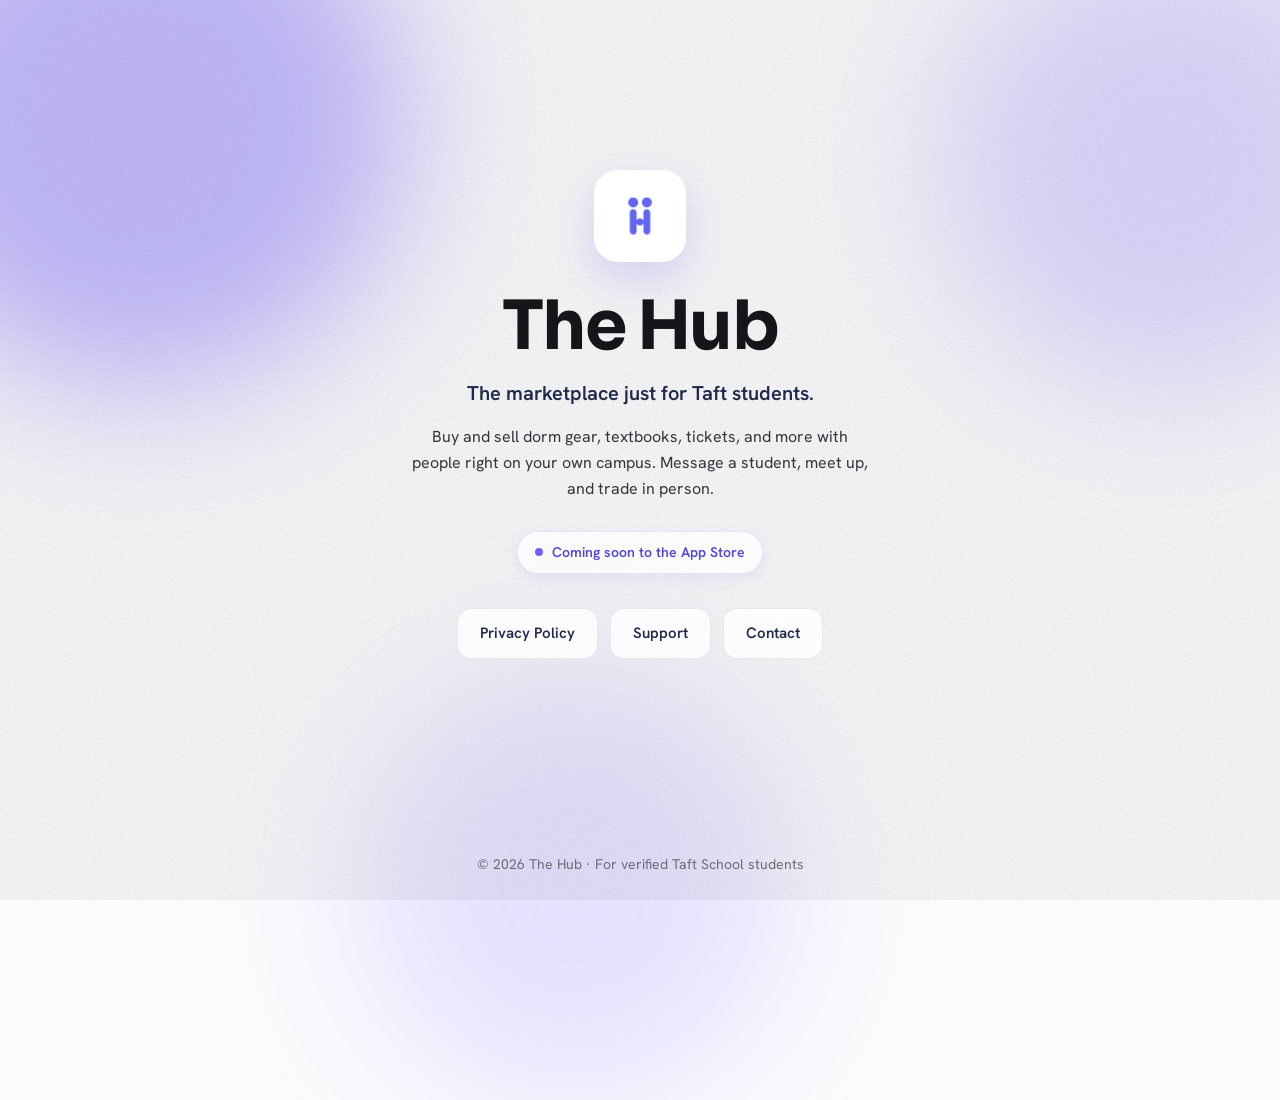
<file: index.html>
<!DOCTYPE html>
<html lang="en">
<head>
  <meta charset="utf-8">
  <meta name="viewport" content="width=device-width, initial-scale=1">
  <title>The Hub — the Taft student marketplace</title>
  <meta name="description" content="The Hub is the marketplace just for Taft School students. Buy and sell dorm gear, textbooks, and tickets with people right on your own campus.">
  <meta name="theme-color" content="#6C63F4">
  <meta property="og:type" content="website">
  <meta property="og:site_name" content="The Hub">
  <meta property="og:title" content="The Hub — the Taft student marketplace">
  <meta property="og:description" content="Buy and sell with people right on your own campus. Coming soon to the App Store.">
  <meta property="og:url" content="https://tafthub.com/">
  <meta property="og:image" content="https://tafthub.com/logo.png">
  <meta name="twitter:card" content="summary">
  <link rel="icon" href="data:image/svg+xml,%3Csvg xmlns='http://www.w3.org/2000/svg' viewBox='0 0 32 32'%3E%3Crect width='32' height='32' rx='8' fill='%236C63F4'/%3E%3Ctext x='16' y='23' font-family='system-ui,sans-serif' font-size='20' font-weight='800' fill='white' text-anchor='middle'%3EH%3C/text%3E%3C/svg%3E">
  <link rel="preconnect" href="https://fonts.googleapis.com">
  <link rel="preconnect" href="https://fonts.gstatic.com" crossorigin>
  <link href="https://fonts.googleapis.com/css2?family=Hanken+Grotesk:wght@400;500;600;700&family=Sora:wght@600;700;800&display=swap" rel="stylesheet">
  <link rel="stylesheet" href="/styles.css">
</head>
<body class="landing">
  <div class="aurora" aria-hidden="true">
    <span class="o1"></span><span class="o2"></span><span class="o3"></span>
  </div>

  <main class="hero">
    <div class="badge-wrap reveal" style="--d:.05s">
      <div class="badge"><img src="/logo.png" alt="The Hub logo" width="62" height="62"></div>
    </div>
    <h1 class="reveal" style="--d:.14s">The Hub</h1>
    <p class="tagline reveal" style="--d:.22s">The marketplace just for Taft students.</p>
    <p class="sub reveal" style="--d:.30s">Buy and sell dorm gear, textbooks, tickets, and more with people right on your own campus. Message a student, meet up, and trade in person.</p>
    <span class="pill reveal" style="--d:.38s"><span class="dot" aria-hidden="true"></span>Coming soon to the App Store</span>
    <nav class="links reveal" style="--d:.46s" aria-label="Site">
      <a href="/privacy.html">Privacy Policy</a>
      <a href="/support.html">Support</a>
      <a href="mailto:support@tafthub.com">Contact</a>
    </nav>
  </main>

  <footer class="landing-foot reveal" style="--d:.54s">© 2026 The Hub · For verified Taft School students</footer>
</body>
</html>
</file>
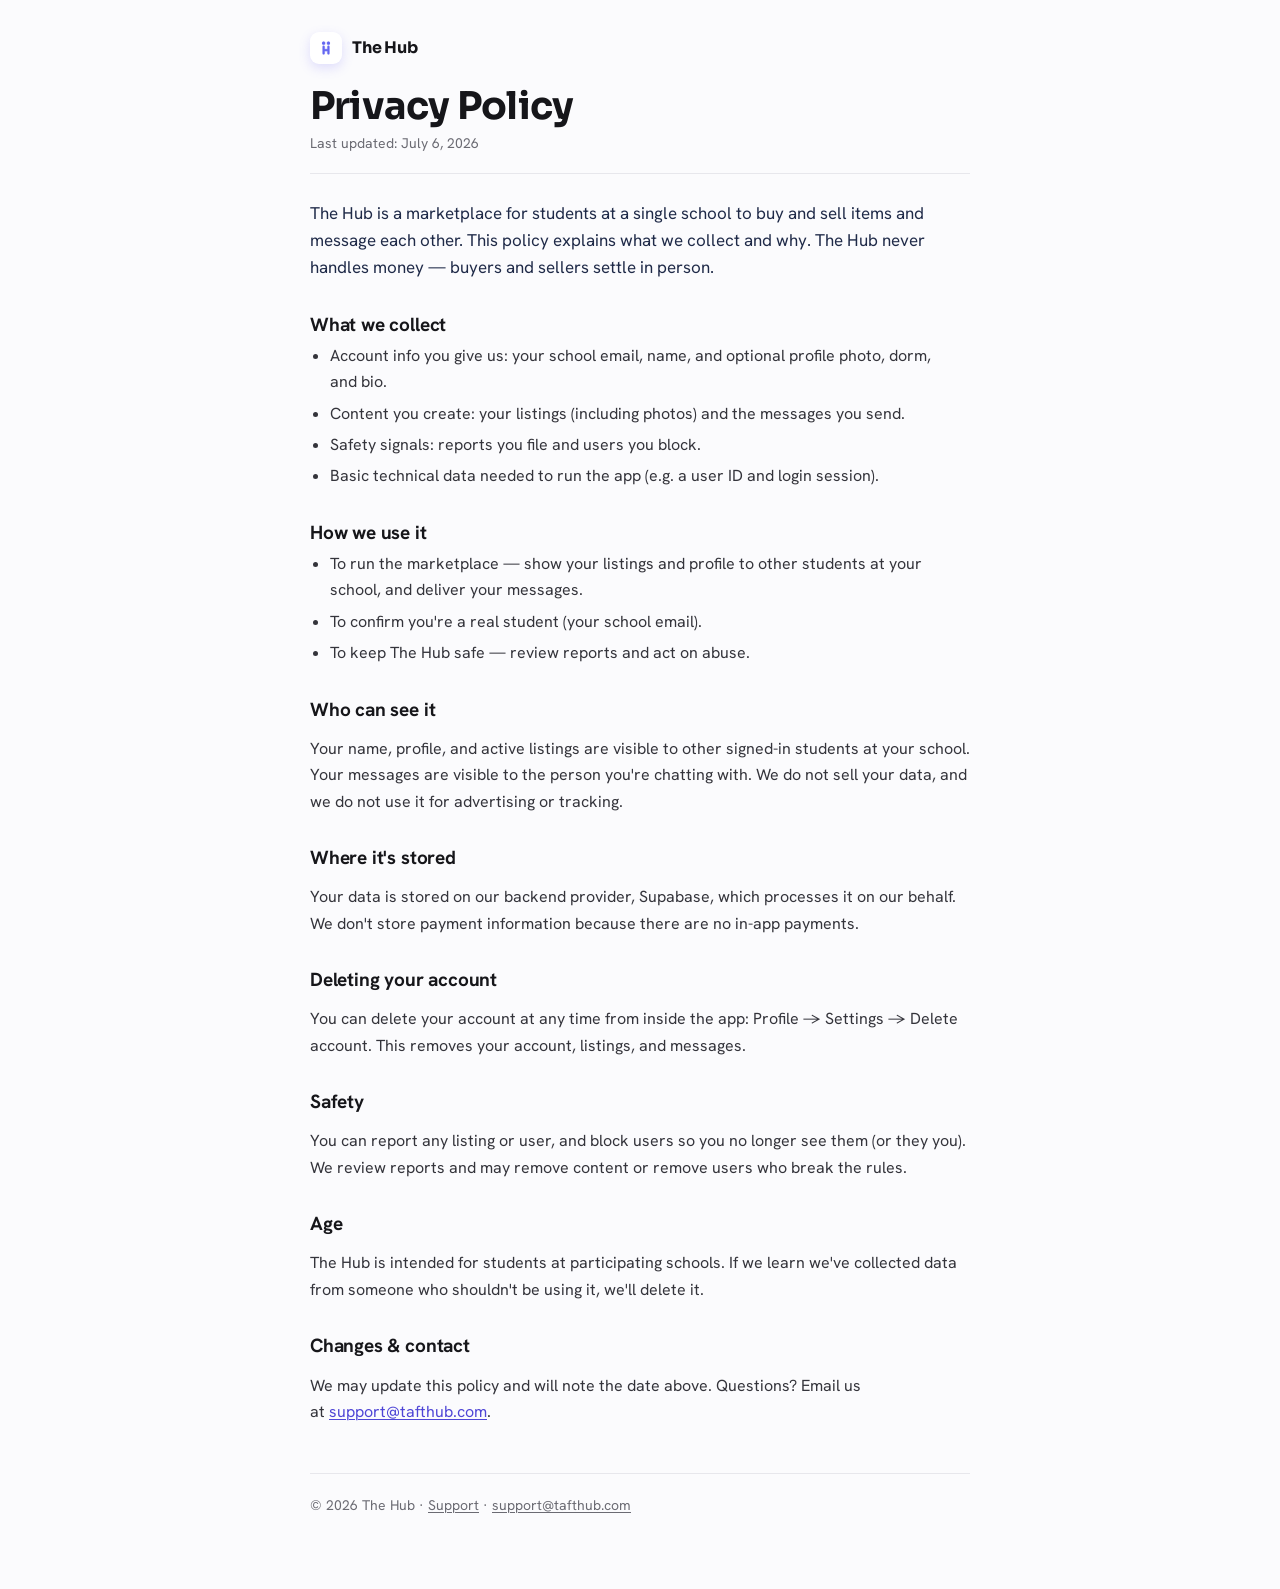
<file: privacy.html>
<!DOCTYPE html>
<html lang="en">
<head>
  <meta charset="utf-8">
  <meta name="viewport" content="width=device-width, initial-scale=1">
  <title>Privacy Policy · The Hub</title>
  <meta name="description" content="Privacy Policy for The Hub — a student marketplace app for Taft School.">
  <meta name="theme-color" content="#6C63F4">
  <meta property="og:type" content="website">
  <meta property="og:site_name" content="The Hub">
  <meta property="og:title" content="Privacy Policy · The Hub">
  <meta property="og:description" content="What The Hub collects and why. The Hub never handles money — buyers and sellers settle in person.">
  <meta property="og:url" content="https://tafthub.com/privacy.html">
  <meta property="og:image" content="https://tafthub.com/logo.png">
  <meta name="twitter:card" content="summary">
  <link rel="icon" href="data:image/svg+xml,%3Csvg xmlns='http://www.w3.org/2000/svg' viewBox='0 0 32 32'%3E%3Crect width='32' height='32' rx='8' fill='%236C63F4'/%3E%3Ctext x='16' y='23' font-family='system-ui,sans-serif' font-size='20' font-weight='800' fill='white' text-anchor='middle'%3EH%3C/text%3E%3C/svg%3E">
  <link rel="preconnect" href="https://fonts.googleapis.com">
  <link rel="preconnect" href="https://fonts.gstatic.com" crossorigin>
  <link href="https://fonts.googleapis.com/css2?family=Hanken+Grotesk:wght@400;500;600;700&family=Sora:wght@600;700;800&display=swap" rel="stylesheet">
  <link rel="stylesheet" href="/styles.css">
</head>
<body>
  <div class="page">
    <header>
      <a class="brandmark" href="/">
        <span class="mark"><img src="/logo.png" alt="" width="22" height="22"></span>
        <span class="word">The Hub</span>
      </a>
      <h1>Privacy Policy</h1>
      <p class="updated">Last updated: July 6, 2026</p>
    </header>

    <main>
      <p class="lede">The Hub is a marketplace for students at a single school to buy and sell items and message each other. This policy explains what we collect and why. The Hub never handles money — buyers and sellers settle in person.</p>

      <h2>What we collect</h2>
      <ul>
        <li>Account info you give us: your school email, name, and optional profile photo, dorm, and bio.</li>
        <li>Content you create: your listings (including photos) and the messages you send.</li>
        <li>Safety signals: reports you file and users you block.</li>
        <li>Basic technical data needed to run the app (e.g. a user ID and login session).</li>
      </ul>

      <h2>How we use it</h2>
      <ul>
        <li>To run the marketplace — show your listings and profile to other students at your school, and deliver your messages.</li>
        <li>To confirm you're a real student (your school email).</li>
        <li>To keep The Hub safe — review reports and act on abuse.</li>
      </ul>

      <h2>Who can see it</h2>
      <p>Your name, profile, and active listings are visible to other signed-in students at your school. Your messages are visible to the person you're chatting with. We do not sell your data, and we do not use it for advertising or tracking.</p>

      <h2>Where it's stored</h2>
      <p>Your data is stored on our backend provider, Supabase, which processes it on our behalf. We don't store payment information because there are no in-app payments.</p>

      <h2>Deleting your account</h2>
      <p>You can delete your account at any time from inside the app: Profile → Settings → Delete account. This removes your account, listings, and messages.</p>

      <h2>Safety</h2>
      <p>You can report any listing or user, and block users so you no longer see them (or they you). We review reports and may remove content or remove users who break the rules.</p>

      <h2>Age</h2>
      <p>The Hub is intended for students at participating schools. If we learn we've collected data from someone who shouldn't be using it, we'll delete it.</p>

      <h2>Changes &amp; contact</h2>
      <p>We may update this policy and will note the date above. Questions? Email us at <a href="mailto:support@tafthub.com">support@tafthub.com</a>.</p>
    </main>

    <footer class="site">
      © 2026 The Hub · <a href="/support.html">Support</a> · <a href="mailto:support@tafthub.com">support@tafthub.com</a>
    </footer>
  </div>
</body>
</html>
</file>
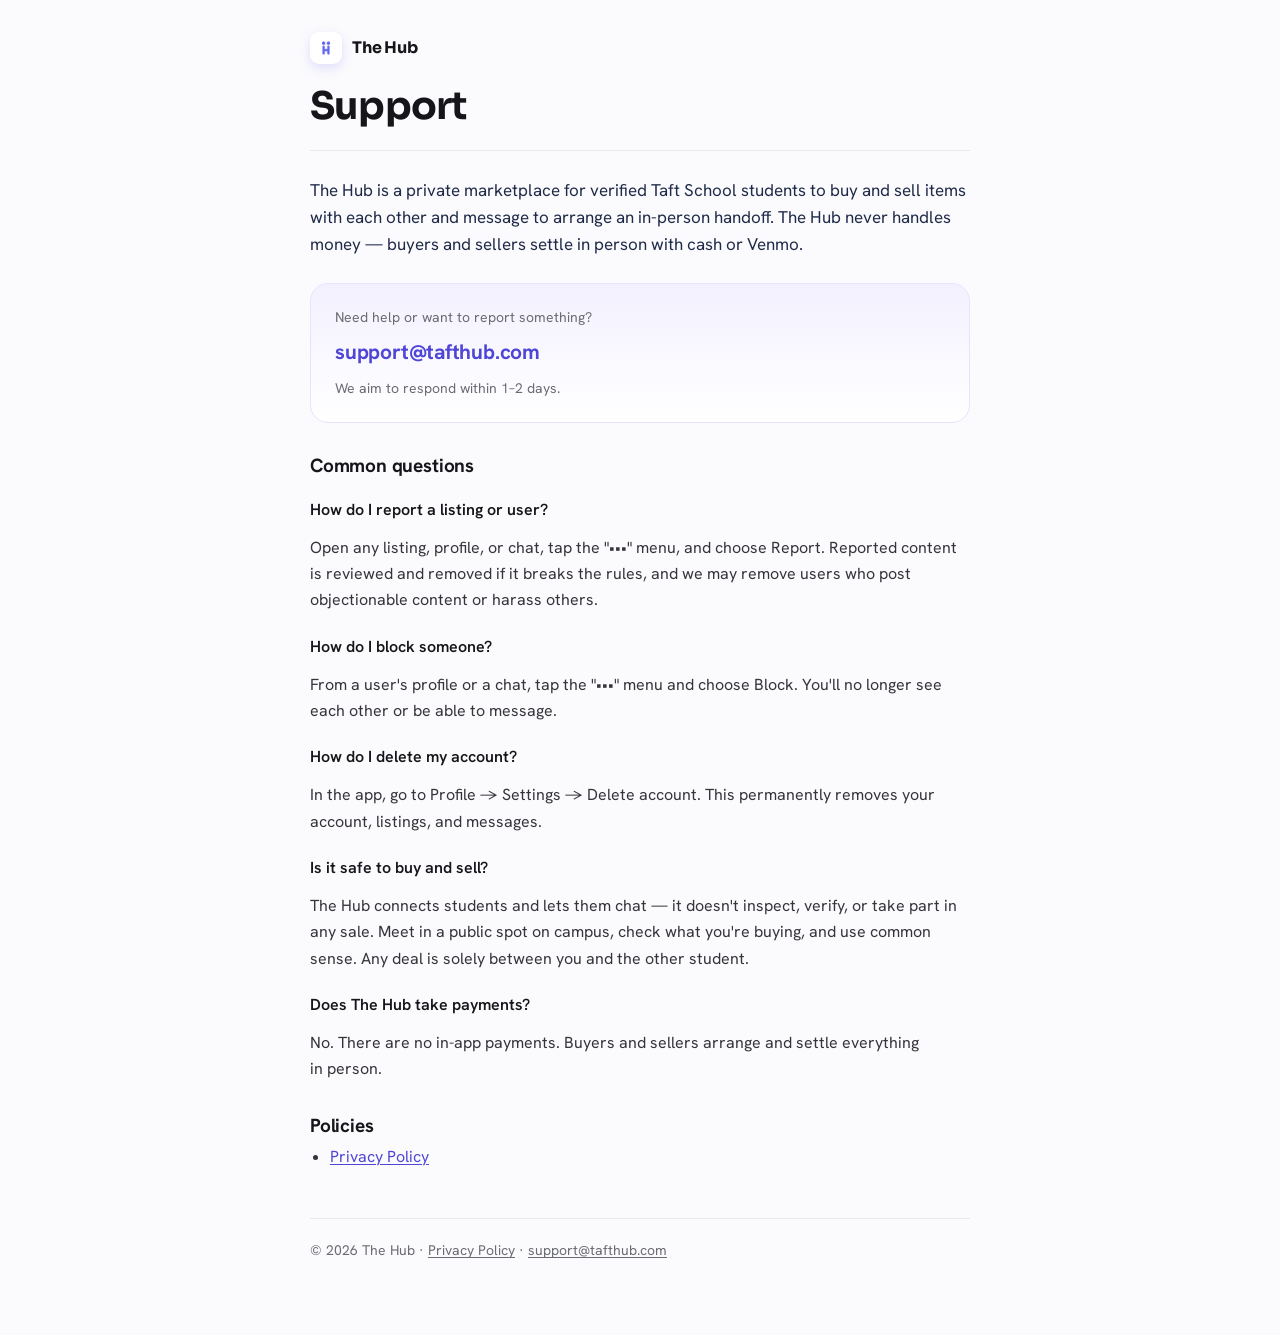
<file: support.html>
<!DOCTYPE html>
<html lang="en">
<head>
  <meta charset="utf-8">
  <meta name="viewport" content="width=device-width, initial-scale=1">
  <title>Support · The Hub</title>
  <meta name="description" content="Support and help for The Hub — a student marketplace app for Taft School.">
  <meta name="theme-color" content="#6C63F4">
  <meta property="og:type" content="website">
  <meta property="og:site_name" content="The Hub">
  <meta property="og:title" content="Support · The Hub">
  <meta property="og:description" content="Need help or want to report something on The Hub? Reach us at support@tafthub.com.">
  <meta property="og:url" content="https://tafthub.com/support.html">
  <meta property="og:image" content="https://tafthub.com/logo.png">
  <meta name="twitter:card" content="summary">
  <link rel="icon" href="data:image/svg+xml,%3Csvg xmlns='http://www.w3.org/2000/svg' viewBox='0 0 32 32'%3E%3Crect width='32' height='32' rx='8' fill='%236C63F4'/%3E%3Ctext x='16' y='23' font-family='system-ui,sans-serif' font-size='20' font-weight='800' fill='white' text-anchor='middle'%3EH%3C/text%3E%3C/svg%3E">
  <link rel="preconnect" href="https://fonts.googleapis.com">
  <link rel="preconnect" href="https://fonts.gstatic.com" crossorigin>
  <link href="https://fonts.googleapis.com/css2?family=Hanken+Grotesk:wght@400;500;600;700&family=Sora:wght@600;700;800&display=swap" rel="stylesheet">
  <link rel="stylesheet" href="/styles.css">
</head>
<body>
  <div class="page">
    <header>
      <a class="brandmark" href="/">
        <span class="mark"><img src="/logo.png" alt="" width="22" height="22"></span>
        <span class="word">The Hub</span>
      </a>
      <h1>Support</h1>
    </header>

    <main>
      <p class="lede">The Hub is a private marketplace for verified Taft School students to buy and sell items with each other and message to arrange an in-person handoff. The Hub never handles money — buyers and sellers settle in person with cash or Venmo.</p>

      <div class="contact">
        <p class="label">Need help or want to report something?</p>
        <p class="email"><a href="mailto:support@tafthub.com">support@tafthub.com</a></p>
        <p class="turnaround">We aim to respond within 1–2 days.</p>
      </div>

      <h2>Common questions</h2>

      <div class="qa">
        <h3>How do I report a listing or user?</h3>
        <p>Open any listing, profile, or chat, tap the "•••" menu, and choose Report. Reported content is reviewed and removed if it breaks the rules, and we may remove users who post objectionable content or harass others.</p>

        <h3>How do I block someone?</h3>
        <p>From a user's profile or a chat, tap the "•••" menu and choose Block. You'll no longer see each other or be able to message.</p>

        <h3>How do I delete my account?</h3>
        <p>In the app, go to Profile → Settings → Delete account. This permanently removes your account, listings, and messages.</p>

        <h3>Is it safe to buy and sell?</h3>
        <p>The Hub connects students and lets them chat — it doesn't inspect, verify, or take part in any sale. Meet in a public spot on campus, check what you're buying, and use common sense. Any deal is solely between you and the other student.</p>

        <h3>Does The Hub take payments?</h3>
        <p>No. There are no in-app payments. Buyers and sellers arrange and settle everything in person.</p>
      </div>

      <h2>Policies</h2>
      <ul>
        <li><a href="/privacy.html">Privacy Policy</a></li>
      </ul>
    </main>

    <footer class="site">
      © 2026 The Hub · <a href="/privacy.html">Privacy Policy</a> · <a href="mailto:support@tafthub.com">support@tafthub.com</a>
    </footer>
  </div>
</body>
</html>
</file>
<file: styles.css>
/* The Hub — shared web styles for tafthub.com (landing, privacy, support, 404).
   One file so a restyle is a single edit. Loaded by every page.
   Palette is the brand periwinkle (matches the app's Theme.brand + the logo mark). */

/* ---- Design tokens ---- */
:root {
  --brand:        #6C63F4;   /* periwinkle — matches the iOS app + the logo */
  --brand-2:      #8A7BFF;   /* lighter periwinkle for gradients */
  --brand-3:      #B7A6FF;   /* lilac, for the aurora light-field */
  --brand-strong: #4f46d6;   /* darker periwinkle for small link text (passes 4.5:1 on white) */
  --navy:         #1F2A48;
  --bg:           #fbfbfd;
  --bg-tint:      #f3f1ff;
  --surface:      #ffffff;
  --ink:          #16161a;   /* headings — near-black */
  --ink-2:        #34343b;   /* body text — dark enough to read on a tinted bg */
  --muted:        #6b6b73;   /* captions / labels only */
  --line:         #e7e7ec;
  --radius:       14px;
  --radius-lg:    18px;
  --maxw:         700px;
  --display: "Sora", "Hanken Grotesk", -apple-system, BlinkMacSystemFont, sans-serif;
  --body: "Hanken Grotesk", -apple-system, BlinkMacSystemFont, "Segoe UI", Roboto, Helvetica, Arial, sans-serif;
}

/* ---- Base ---- */
* { box-sizing: border-box; }
html { -webkit-text-size-adjust: 100%; }
body {
  margin: 0;
  font-family: var(--body);
  color: var(--ink-2);
  background: var(--bg);
  line-height: 1.65;
  -webkit-font-smoothing: antialiased;
  text-rendering: optimizeLegibility;
}

/* ---- Typography ---- */
h1, h2, h3 { color: var(--ink); line-height: 1.12; text-wrap: balance; }
h1 { font-family: var(--display); font-size: clamp(30px, 6vw, 38px); font-weight: 700; letter-spacing: -0.02em; margin: 16px 0 4px; }
h2 { font-size: 19px; font-weight: 700; letter-spacing: -0.01em; margin: 32px 0 8px; }
p, li { font-size: 16px; text-wrap: pretty; }
a { color: var(--brand-strong); text-decoration-thickness: 1px; text-underline-offset: 2px; }
a:hover { color: var(--brand); }

/* Visible keyboard focus everywhere (accessibility requirement). */
:focus-visible { outline: 2px solid var(--brand); outline-offset: 3px; border-radius: 6px; }

/* ---- Brand wordmark (header of legal pages) ---- */
.brandmark { display: inline-flex; align-items: center; gap: 10px; text-decoration: none; }
.brandmark .mark {
  width: 32px; height: 32px; border-radius: 9px;
  background: var(--surface);
  display: grid; place-items: center;
  box-shadow: 0 4px 12px rgba(108, 99, 244, 0.20);
}
.brandmark .mark img { width: 22px; height: 22px; display: block; }
.brandmark .word { font-family: var(--display); font-weight: 700; font-size: 16px; color: var(--ink); letter-spacing: -0.01em; }

/* ---- Legal/content pages (privacy, support) ---- */
.page { max-width: var(--maxw); margin: 0 auto; padding: 32px 20px 72px; }
.page header { border-bottom: 1px solid var(--line); padding-bottom: 18px; margin-bottom: 26px; }
.page h1 { margin-top: 18px; }
.updated { color: var(--muted); font-size: 14px; margin: 0; }
.lede { font-size: 17px; color: var(--navy); margin: 24px 0; line-height: 1.6; }
.page ul { padding-left: 20px; margin: 8px 0; }
.page li { margin: 5px 0; }

footer.site { margin-top: 48px; padding-top: 20px; border-top: 1px solid var(--line); color: var(--muted); font-size: 14px; }
footer.site a { color: var(--muted); }
footer.site a:hover { color: var(--brand); }

/* ---- Support contact panel (brand-tinted, not a plain bordered box) ---- */
.contact {
  background: linear-gradient(180deg, var(--bg-tint), var(--surface));
  border: 1px solid #e6e4fb;
  border-radius: var(--radius-lg);
  padding: 22px 24px;
  margin: 24px 0;
}
.contact .label { margin: 0 0 6px; color: var(--muted); font-size: 14px; }
.contact .email { margin: 0; font-size: 21px; font-weight: 700; letter-spacing: -0.01em; }
.contact .email a { text-decoration: none; }
.contact .turnaround { margin: 8px 0 0; color: var(--muted); font-size: 14px; }

.qa { margin: 4px 0 0; }
.qa h3 { font-size: 16px; font-weight: 600; margin: 24px 0 4px; }

/* =========================  LANDING (index / 404)  ========================= */
.landing {
  position: relative; overflow: hidden;
  min-height: 100dvh;                 /* dvh avoids the iOS Safari 100vh jump */
  display: flex; flex-direction: column;
  background: var(--bg);
}

/* Aurora — a soft periwinkle light-field that gives the hero depth + slow drift. Pure CSS,
   sits behind everything, clipped by the landing's overflow:hidden. */
.aurora { position: absolute; inset: 0; z-index: 0; pointer-events: none; }
.aurora span { position: absolute; border-radius: 50%; filter: blur(72px); }
.aurora .o1 { width: 540px; height: 540px; left: -130px; top: -150px; background: var(--brand-2); opacity: .5;  animation: drift1 19s ease-in-out infinite; }
.aurora .o2 { width: 460px; height: 460px; right: -120px; top: -70px; background: var(--brand-3); opacity: .42; animation: drift2 23s ease-in-out infinite; }
.aurora .o3 { width: 430px; height: 430px; left: 28%; bottom: -200px; background: #c9b8ff;        opacity: .4;  animation: drift3 21s ease-in-out infinite; }
@keyframes drift1 { 50% { transform: translate(60px, 44px) scale(1.08); } }
@keyframes drift2 { 50% { transform: translate(-52px, 52px) scale(1.05); } }
@keyframes drift3 { 50% { transform: translate(42px, -42px) scale(1.10); } }

/* A whisper of grain to keep the soft gradients from banding. Above the aurora, below content. */
.landing::after {
  content: ""; position: absolute; inset: 0; z-index: 1; pointer-events: none; opacity: .3;
  background-image: url("data:image/svg+xml,%3Csvg xmlns='http://www.w3.org/2000/svg' width='140' height='140'%3E%3Cfilter id='n'%3E%3CfeTurbulence type='fractalNoise' baseFrequency='0.85' numOctaves='2' stitchTiles='stitch'/%3E%3CfeColorMatrix type='matrix' values='0 0 0 0 0 0 0 0 0 0 0 0 0 0 0 0 0 0 0.3 0'/%3E%3C/filter%3E%3Crect width='140' height='140' filter='url(%23n)'/%3E%3C/svg%3E");
}

.hero {
  position: relative; z-index: 2;
  flex: 1;
  display: flex; flex-direction: column;
  align-items: center; justify-content: center; text-align: center;
  padding: 56px 24px;
}

/* The logo mark presented on a clean white tile (like an app icon), gently floating. */
.badge-wrap { margin-bottom: 26px; }
.badge {
  width: 92px; height: 92px; border-radius: 24px;
  background: var(--surface);
  display: grid; place-items: center;
  box-shadow: 0 16px 40px rgba(108, 99, 244, 0.22), inset 0 1px 0 rgba(255, 255, 255, 0.7);
  animation: float 5.5s ease-in-out infinite;
}
.badge img { width: 62px; height: 62px; display: block; }
@keyframes float { 50% { transform: translateY(-7px); } }

.hero h1 { font-size: clamp(40px, 10vw, 68px); letter-spacing: -0.025em; margin: 0 0 12px; }
.tagline { font-size: clamp(17px, 2.4vw, 20px); color: var(--navy); font-weight: 600; margin: 0; }
.sub { font-size: 16px; color: var(--ink-2); max-width: 460px; margin: 14px 0 28px; }

.pill {
  display: inline-flex; align-items: center; gap: 9px;
  background: rgba(255, 255, 255, 0.7);
  backdrop-filter: blur(8px); -webkit-backdrop-filter: blur(8px);   /* one purposeful frosted accent */
  border: 1px solid #e6e4fb; color: var(--brand-strong);
  font-size: 14px; font-weight: 600; padding: 9px 17px; border-radius: 999px; margin-bottom: 34px;
  box-shadow: 0 4px 14px rgba(108, 99, 244, 0.10);
}
.pill .dot { width: 8px; height: 8px; border-radius: 999px; background: var(--brand); animation: pulse 2.4s ease-out infinite; }
@keyframes pulse { 0% { box-shadow: 0 0 0 0 rgba(108, 99, 244, .5); } 70%, 100% { box-shadow: 0 0 0 7px rgba(108, 99, 244, 0); } }

.links { display: flex; gap: 12px; flex-wrap: wrap; justify-content: center; }
.links a {
  text-decoration: none; font-size: 15px; font-weight: 600;
  padding: 12px 22px; border-radius: var(--radius);
  border: 1px solid var(--line); color: var(--navy); background: rgba(255, 255, 255, 0.82);
  transition: transform .18s cubic-bezier(0.22, 1, 0.36, 1), border-color .2s ease, color .2s ease, box-shadow .2s ease;
}
.links a:hover { border-color: var(--brand); color: var(--brand); transform: translateY(-2px); box-shadow: 0 4px 12px rgba(108, 99, 244, .16); }
.links a:active { transform: translateY(0); }

footer.landing-foot { position: relative; z-index: 2; text-align: center; color: var(--muted); font-size: 14px; padding: 24px; }

/* ---- First-load choreography: hero elements rise + fade in, staggered via --d ---- */
.reveal { opacity: 0; animation: rise .7s cubic-bezier(0.22, 1, 0.36, 1) both; animation-delay: var(--d, 0s); }
@keyframes rise { from { opacity: 0; transform: translateY(16px); } to { opacity: 1; transform: none; } }

/* Motion is opt-out: everything resolves to its calm, fully-visible end state. */
@media (prefers-reduced-motion: reduce) {
  .reveal { animation: none; opacity: 1; }
  .badge, .pill .dot, .aurora span { animation: none; }
}
</file>
